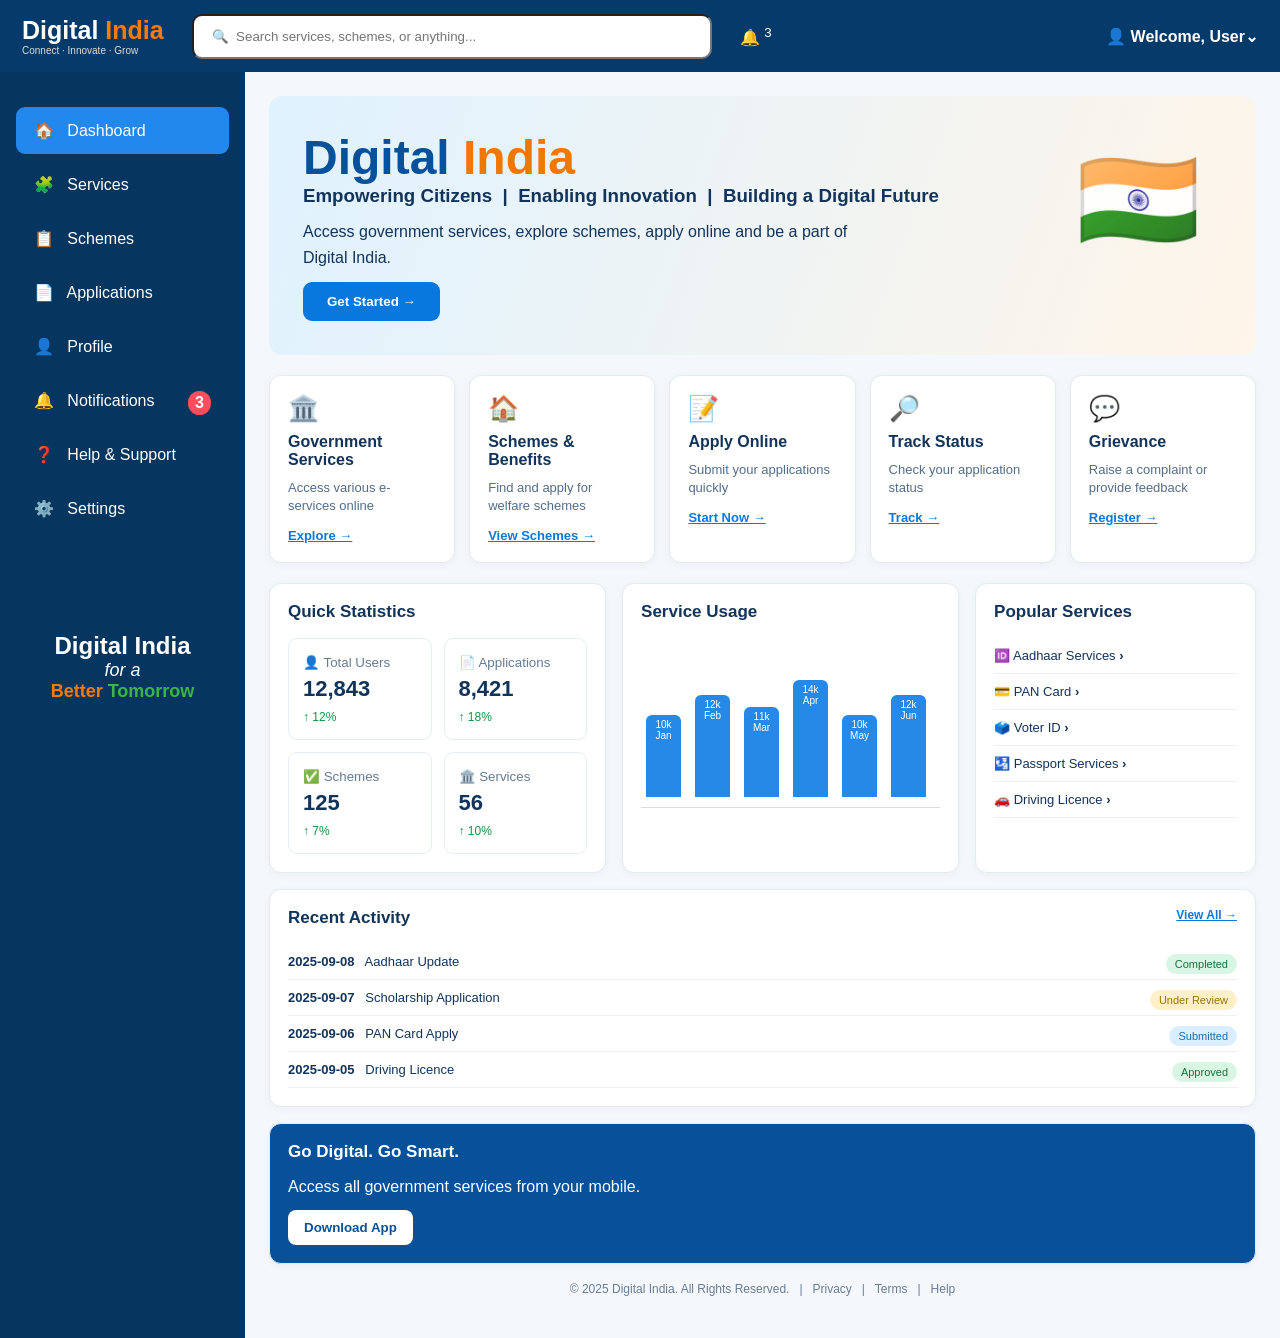
<file: digital_india_prototype.html>
<!DOCTYPE html>
<html lang="en">
<head>
<meta charset="UTF-8">
<meta name="viewport" content="width=device-width, initial-scale=1.0">
<title>Digital India | Citizen Services</title>
<style>
*{box-sizing:border-box;margin:0;padding:0}
body{font-family:Arial,Helvetica,sans-serif;background:#f4f7fb;color:#12345a}
button{cursor:pointer;border:0}
.topbar{height:72px;background:#063a6b;color:white;display:flex;align-items:center;gap:28px;padding:0 22px}
.logo{font-size:25px;font-weight:800;white-space:nowrap}
.logo span{color:#ff7a00}.logo b{color:#39b54a}
.tag{font-size:10px;color:#ddd;display:block;font-weight:normal}
.search{flex:1;max-width:520px;background:white;color:#789;border-radius:10px;padding:13px 18px}
.user{margin-left:auto;font-weight:bold}
.layout{display:flex;min-height:calc(100vh - 72px)}
.sidebar{width:245px;background:#06365f;color:white;padding:28px 16px}
.nav{padding:14px 18px;margin:7px 0;border-radius:9px;cursor:pointer}
.nav:hover,.nav.active{background:#2388ed}
.side-bottom{margin-top:100px;text-align:center;font-size:18px}
.side-bottom strong{font-size:24px}
.main{flex:1;padding:24px;overflow:auto}
.hero{min-height:235px;border-radius:14px;padding:34px;background:linear-gradient(110deg,#dff2ff,#fff5e9);position:relative;overflow:hidden}
.hero:after{content:"🇮🇳";position:absolute;right:55px;top:45px;font-size:100px;opacity:.85}
.hero h1{font-size:48px;color:#07509a}.hero h1 span{color:#f07800}.hero p{margin:12px 0;max-width:570px;line-height:1.6}
.primary{background:#0878df;color:#fff;padding:12px 24px;border-radius:9px;font-weight:bold}
.cards{display:grid;grid-template-columns:repeat(5,1fr);gap:14px;margin:20px 0}
.card,.panel{background:#fff;border:1px solid #e2eaf2;border-radius:12px;padding:18px;box-shadow:0 2px 8px #0000000a}
.card h3{font-size:16px;margin:10px 0}.card p{font-size:13px;color:#536d89;line-height:1.4}
.card a{display:inline-block;margin-top:12px;color:#0878df;font-weight:bold;font-size:13px}
.icon{font-size:25px}
.grid{display:grid;grid-template-columns:1.2fr 1.2fr 1fr;gap:16px}
.panel h2{font-size:17px;margin-bottom:16px}
.stats{display:grid;grid-template-columns:1fr 1fr;gap:12px}
.stat{padding:14px;border:1px solid #e5edf5;border-radius:9px}.stat small{color:#647b94}.stat strong{display:block;font-size:22px;margin:5px 0}.up{color:#159447;font-size:12px}
.bars{height:170px;display:flex;align-items:end;gap:14px;padding:10px 5px;border-bottom:1px solid #ddd}
.bar{width:35px;background:#2689e8;border-radius:6px 6px 0 0;text-align:center;color:white;font-size:10px;padding-top:4px}
.services div,.activity div{padding:10px 0;border-bottom:1px solid #edf1f5;font-size:13px}
.activity{margin-top:16px}.badge{float:right;padding:4px 9px;border-radius:12px;background:#d9f5e3;color:#18723b;font-size:11px}
.promo{background:#07509a;color:white}.promo button{margin-top:14px;background:white;color:#07509a;padding:10px 16px;border-radius:8px;font-weight:bold}
footer{text-align:center;padding:18px;color:#687d94;font-size:12px}
@media(max-width:1100px){.cards{grid-template-columns:repeat(2,1fr)}.grid{grid-template-columns:1fr 1fr}.sidebar{width:190px}}
@media(max-width:700px){.topbar{height:auto;padding:14px;flex-wrap:wrap}.search{order:3;flex-basis:100%;max-width:none}.sidebar{display:none}.main{padding:14px}.cards,.grid{grid-template-columns:1fr}.hero h1{font-size:36px}.hero:after{font-size:60px;right:20px}}
</style>
</head>
<body>

<header class="topbar">
  <div class="logo">Digital <span>India</span><small class="tag">Connect · Innovate · Grow</small></div>
  <input class="search" placeholder="🔍  Search services, schemes, or anything..." id="search">
  <div>🔔 <sup>3</sup></div>
  <div class="user">👤 Welcome, User⌄</div>
</header>

<div class="layout">
<aside class="sidebar">
  <div class="nav active">🏠 &nbsp; Dashboard</div>
  <div class="nav">🧩 &nbsp; Services</div>
  <div class="nav">📋 &nbsp; Schemes</div>
  <div class="nav">📄 &nbsp; Applications</div>
  <div class="nav">👤 &nbsp; Profile</div>
  <div class="nav">🔔 &nbsp; Notifications <b style="float:right;background:#ff4d5e;padding:3px 7px;border-radius:20px">3</b></div>
  <div class="nav">❓ &nbsp; Help & Support</div>
  <div class="nav">⚙️ &nbsp; Settings</div>
  <div class="side-bottom"><strong>Digital India</strong><br><i>for a</i><br><b style="color:#ff7900">Better</b> <b style="color:#39b54a">Tomorrow</b></div>
</aside>

<main class="main">
<section class="hero">
  <h1>Digital <span>India</span></h1>
  <h3>Empowering Citizens &nbsp;|&nbsp; Enabling Innovation &nbsp;|&nbsp; Building a Digital Future</h3>
  <p>Access government services, explore schemes, apply online and be a part of Digital India.</p>
  <button class="primary" onclick="alert('Welcome to Digital India!')">Get Started →</button>
</section>

<section class="cards">
  <div class="card"><div class="icon">🏛️</div><h3>Government Services</h3><p>Access various e-services online</p><a href="#">Explore →</a></div>
  <div class="card"><div class="icon">🏠</div><h3>Schemes & Benefits</h3><p>Find and apply for welfare schemes</p><a href="#">View Schemes →</a></div>
  <div class="card"><div class="icon">📝</div><h3>Apply Online</h3><p>Submit your applications quickly</p><a href="#">Start Now →</a></div>
  <div class="card"><div class="icon">🔎</div><h3>Track Status</h3><p>Check your application status</p><a href="#">Track →</a></div>
  <div class="card"><div class="icon">💬</div><h3>Grievance</h3><p>Raise a complaint or provide feedback</p><a href="#">Register →</a></div>
</section>

<section class="grid">
  <div class="panel"><h2>Quick Statistics</h2><div class="stats">
    <div class="stat"><small>👤 Total Users</small><strong>12,843</strong><span class="up">↑ 12%</span></div>
    <div class="stat"><small>📄 Applications</small><strong>8,421</strong><span class="up">↑ 18%</span></div>
    <div class="stat"><small>✅ Schemes</small><strong>125</strong><span class="up">↑ 7%</span></div>
    <div class="stat"><small>🏛️ Services</small><strong>56</strong><span class="up">↑ 10%</span></div>
  </div></div>

  <div class="panel"><h2>Service Usage</h2><div class="bars">
    <div class="bar" style="height:55%">10k<br>Jan</div><div class="bar" style="height:68%">12k<br>Feb</div>
    <div class="bar" style="height:60%">11k<br>Mar</div><div class="bar" style="height:78%">14k<br>Apr</div>
    <div class="bar" style="height:55%">10k<br>May</div><div class="bar" style="height:68%">12k<br>Jun</div>
  </div></div>

  <div class="panel"><h2>Popular Services</h2><div class="services">
    <div>🆔 Aadhaar Services <b>›</b></div><div>💳 PAN Card <b>›</b></div>
    <div>🗳️ Voter ID <b>›</b></div><div>🛂 Passport Services <b>›</b></div><div>🚗 Driving Licence <b>›</b></div>
  </div></div>
</section>

<section class="panel activity"><h2>Recent Activity <a href="#" style="float:right;color:#0878df;font-size:12px">View All →</a></h2>
  <div><b>2025-09-08</b> &nbsp; Aadhaar Update <span class="badge">Completed</span></div>
  <div><b>2025-09-07</b> &nbsp; Scholarship Application <span class="badge" style="background:#fff0c9;color:#9b7200">Under Review</span></div>
  <div><b>2025-09-06</b> &nbsp; PAN Card Apply <span class="badge" style="background:#dbeeff;color:#176bb5">Submitted</span></div>
  <div><b>2025-09-05</b> &nbsp; Driving Licence <span class="badge">Approved</span></div>
</section>

<section class="panel promo" style="margin-top:16px"><h2>Go Digital. Go Smart.</h2><p>Access all government services from your mobile.</p><button>Download App</button></section>
<footer>© 2025 Digital India. All Rights Reserved. &nbsp; | &nbsp; Privacy &nbsp; | &nbsp; Terms &nbsp; | &nbsp; Help</footer>
</main>
</div>

<script>
document.querySelectorAll('.nav').forEach(item=>{
  item.addEventListener('click',()=>{
    document.querySelectorAll('.nav').forEach(n=>n.classList.remove('active'));
    item.classList.add('active');
  });
});
document.getElementById('search').addEventListener('input',e=>{
  const q=e.target.value.toLowerCase();
  document.querySelectorAll('.card').forEach(c=>{
    c.style.display = !q || c.innerText.toLowerCase().includes(q) ? '' : 'none';
  });
});
</script>
</body>
</html>
</file>
